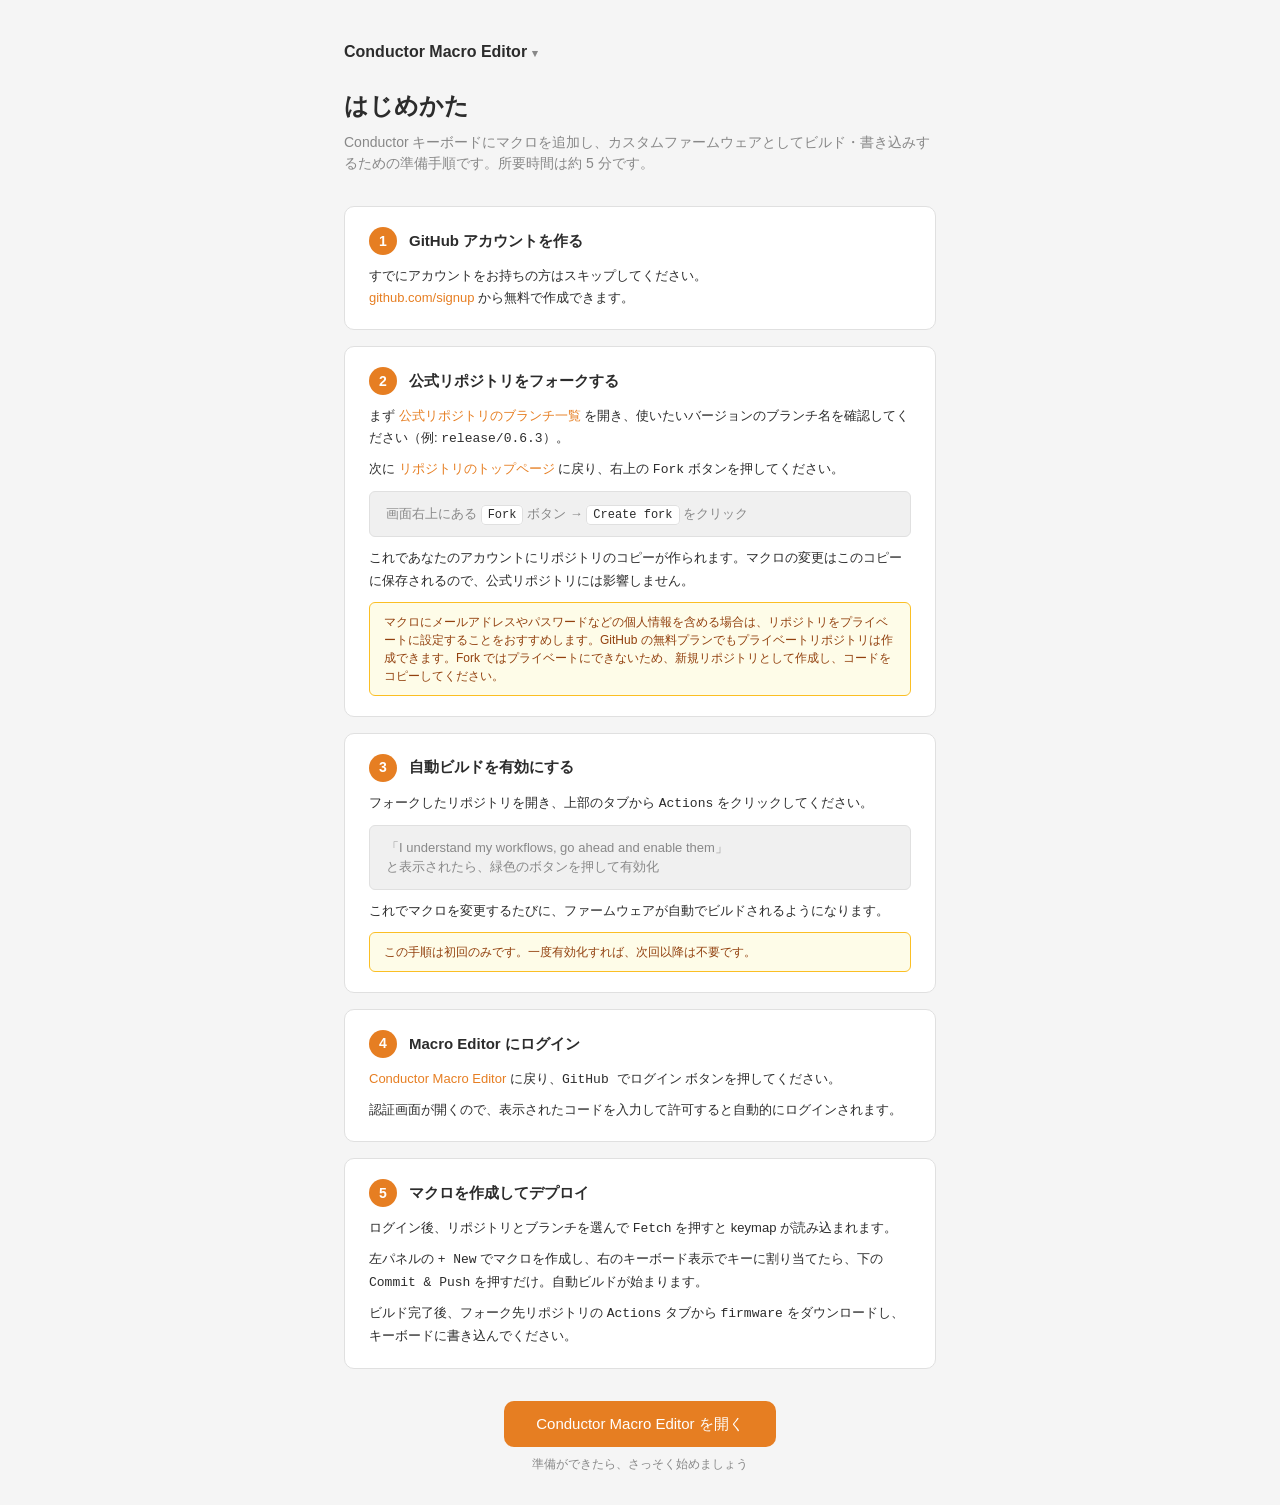
<file: guide.html>
<!DOCTYPE html>
<html lang="ja">
<head>
  <meta charset="UTF-8">
  <meta name="viewport" content="width=device-width, initial-scale=1.0">
  <title>はじめかた — Conductor Macro Editor</title>
  <link rel="stylesheet" href="css/style.css">
  <style>
    body { background: var(--bg); }

    .guide {
      max-width: 640px;
      margin: 0 auto;
      padding: 40px 24px;
    }

    .guide-back {
      display: inline-block;
      color: var(--accent);
      text-decoration: none;
      font-size: 13px;
      margin-bottom: 24px;
    }

    .guide-back:hover { text-decoration: underline; }

    .guide h1 {
      font-size: 24px;
      font-weight: 700;
      color: var(--text);
      margin-bottom: 8px;
    }

    .guide > p {
      color: var(--text-dim);
      font-size: 14px;
      margin-bottom: 32px;
    }

    .step {
      background: var(--bg-panel);
      border: 1px solid var(--border);
      border-radius: var(--radius);
      padding: 20px 24px;
      margin-bottom: 16px;
    }

    .step-header {
      display: flex;
      align-items: center;
      gap: 12px;
      margin-bottom: 10px;
    }

    .step-num {
      width: 28px;
      height: 28px;
      display: flex;
      align-items: center;
      justify-content: center;
      background: var(--accent);
      color: #fff;
      border-radius: 50%;
      font-size: 14px;
      font-weight: 700;
      flex-shrink: 0;
    }

    .step-header h3 {
      font-size: 15px;
      font-weight: 600;
      color: var(--text);
    }

    .step p {
      font-size: 13px;
      color: var(--text);
      line-height: 1.7;
      margin-bottom: 8px;
    }

    .step p:last-child { margin-bottom: 0; }

    .step a {
      color: var(--accent);
      text-decoration: none;
    }

    .step a:hover { text-decoration: underline; }

    .step-img {
      background: var(--bg-input);
      border: 1px solid var(--border);
      border-radius: 6px;
      padding: 12px 16px;
      margin: 10px 0;
      font-size: 13px;
      color: var(--text-dim);
    }

    .step-img code {
      background: var(--bg-panel);
      border: 1px solid var(--border);
      border-radius: 4px;
      padding: 2px 6px;
      font-size: 12px;
      color: var(--text);
    }

    .guide-done {
      text-align: center;
      margin-top: 32px;
    }

    .guide-done a {
      display: inline-block;
      background: var(--accent);
      color: #fff;
      padding: 12px 32px;
      border-radius: var(--radius);
      text-decoration: none;
      font-size: 15px;
      font-weight: 500;
    }

    .guide-done a:hover { opacity: 0.9; }

    .guide-done p {
      font-size: 12px;
      color: var(--text-dim);
      margin-top: 8px;
    }

    .tip {
      background: #fefce8;
      border: 1px solid #fbbf24;
      border-radius: 6px;
      padding: 10px 14px;
      font-size: 12px;
      color: #92400e;
      margin-top: 10px;
    }
  </style>
</head>
<body>
  <div class="guide">
    <div class="title-menu" style="margin-bottom: 24px;">
      <h1 id="title-toggle" style="font-size: 16px; cursor: pointer;">Conductor Macro Editor <span class="title-arrow" style="font-size: 11px; color: #888;">&#9662;</span></h1>
      <div class="title-dropdown" id="title-dropdown" style="display:none; position:absolute; margin-top:6px; background:#fff; border:1px solid #e0e0e0; border-radius:10px; box-shadow:0 4px 16px rgba(0,0,0,0.1); min-width:180px; z-index:50; overflow:hidden;">
        <a href="index.html" style="display:block; padding:10px 16px; color:#2c2c2c; text-decoration:none; font-size:13px;">Home</a>
        <a href="guide.html" style="display:block; padding:10px 16px; color:#2c2c2c; text-decoration:none; font-size:13px;">Setup Guide</a>
      </div>
    </div>
    <script>
      document.getElementById('title-toggle').onclick = (e) => {
        e.stopPropagation();
        var dd = document.getElementById('title-dropdown');
        dd.style.display = dd.style.display === 'block' ? 'none' : 'block';
      };
      document.addEventListener('click', () => {
        document.getElementById('title-dropdown').style.display = 'none';
      });
    </script>

    <h1>はじめかた</h1>
    <p>Conductor キーボードにマクロを追加し、カスタムファームウェアとしてビルド・書き込みするための準備手順です。所要時間は約 5 分です。</p>

    <div class="step">
      <div class="step-header">
        <span class="step-num">1</span>
        <h3>GitHub アカウントを作る</h3>
      </div>
      <p>
        すでにアカウントをお持ちの方はスキップしてください。<br>
        <a href="https://github.com/signup" target="_blank">github.com/signup</a> から無料で作成できます。
      </p>
    </div>

    <div class="step">
      <div class="step-header">
        <span class="step-num">2</span>
        <h3>公式リポジトリをフォークする</h3>
      </div>
      <p>
        まず <a href="https://github.com/pite1222/conductor/branches" target="_blank">公式リポジトリのブランチ一覧</a> を開き、使いたいバージョンのブランチ名を確認してください（例: <code>release/0.6.3</code>）。
      </p>
      <p>
        次に <a href="https://github.com/pite1222/conductor" target="_blank">リポジトリのトップページ</a> に戻り、右上の <code>Fork</code> ボタンを押してください。
      </p>
      <div class="step-img">
        画面右上にある <code>Fork</code> ボタン → <code>Create fork</code> をクリック
      </div>
      <p>
        これであなたのアカウントにリポジトリのコピーが作られます。マクロの変更はこのコピーに保存されるので、公式リポジトリには影響しません。
      </p>
      <div class="tip">
        マクロにメールアドレスやパスワードなどの個人情報を含める場合は、リポジトリをプライベートに設定することをおすすめします。GitHub の無料プランでもプライベートリポジトリは作成できます。Fork ではプライベートにできないため、新規リポジトリとして作成し、コードをコピーしてください。
      </div>
    </div>

    <div class="step">
      <div class="step-header">
        <span class="step-num">3</span>
        <h3>自動ビルドを有効にする</h3>
      </div>
      <p>
        フォークしたリポジトリを開き、上部のタブから <code>Actions</code> をクリックしてください。
      </p>
      <div class="step-img">
        「I understand my workflows, go ahead and enable them」<br>と表示されたら、緑色のボタンを押して有効化
      </div>
      <p>
        これでマクロを変更するたびに、ファームウェアが自動でビルドされるようになります。
      </p>
      <div class="tip">
        この手順は初回のみです。一度有効化すれば、次回以降は不要です。
      </div>
    </div>

    <div class="step">
      <div class="step-header">
        <span class="step-num">4</span>
        <h3>Macro Editor にログイン</h3>
      </div>
      <p>
        <a href="index.html">Conductor Macro Editor</a> に戻り、<code>GitHub でログイン</code> ボタンを押してください。
      </p>
      <p>
        認証画面が開くので、表示されたコードを入力して許可すると自動的にログインされます。
      </p>
    </div>

    <div class="step">
      <div class="step-header">
        <span class="step-num">5</span>
        <h3>マクロを作成してデプロイ</h3>
      </div>
      <p>
        ログイン後、リポジトリとブランチを選んで <code>Fetch</code> を押すと keymap が読み込まれます。
      </p>
      <p>
        左パネルの <code>+ New</code> でマクロを作成し、右のキーボード表示でキーに割り当てたら、下の <code>Commit &amp; Push</code> を押すだけ。自動ビルドが始まります。
      </p>
      <p>
        ビルド完了後、フォーク先リポジトリの <code>Actions</code> タブから <code>firmware</code> をダウンロードし、キーボードに書き込んでください。
      </p>
    </div>

    <div class="guide-done">
      <a href="index.html">Conductor Macro Editor を開く</a>
      <p>準備ができたら、さっそく始めましょう</p>
    </div>
  </div>
</body>
</html>
</file>
<file: css/style.css>
:root {
  --bg: #f5f5f5;
  --bg-panel: #ffffff;
  --bg-input: #f0f0f0;
  --bg-hover: #e5e5e5;
  --border: #e0e0e0;
  --text: #2c2c2c;
  --text-dim: #888888;
  --accent: #e67e22;
  --accent-hover: #d35400;
  --green: #5cb85c;
  --red: #d9534f;
  --orange: #f0ad4e;
  --purple: #9b59b6;
  --radius: 10px;
}

* { box-sizing: border-box; margin: 0; padding: 0; }

body {
  font-family: -apple-system, BlinkMacSystemFont, 'Segoe UI', sans-serif;
  background: var(--bg);
  color: var(--text);
  font-size: 14px;
  line-height: 1.5;
}

/* Header */
.header {
  display: flex;
  align-items: center;
  gap: 12px;
  padding: 12px 20px;
  background: var(--bg-panel);
  border-bottom: 1px solid var(--border);
  flex-wrap: wrap;
  box-shadow: 0 1px 3px rgba(0,0,0,0.04);
}

.title-menu {
  position: relative;
}

.title-menu h1 {
  font-size: 16px;
  font-weight: 600;
  white-space: nowrap;
  color: var(--text);
  cursor: pointer;
  user-select: none;
}

.title-menu h1:hover {
  opacity: 0.7;
}

.title-arrow {
  font-size: 11px;
  color: var(--text-dim);
}

.title-dropdown {
  display: none;
  position: absolute;
  top: 100%;
  left: 0;
  margin-top: 6px;
  background: var(--bg-panel);
  border: 1px solid var(--border);
  border-radius: var(--radius);
  box-shadow: 0 4px 16px rgba(0,0,0,0.1);
  min-width: 180px;
  z-index: 50;
  overflow: hidden;
}

.title-dropdown.open {
  display: block;
}

.title-dropdown a {
  display: block;
  padding: 10px 16px;
  color: var(--text);
  text-decoration: none;
  font-size: 13px;
}

.title-dropdown a:hover {
  background: var(--bg-hover);
}

.header input, .header select {
  background: var(--bg-input);
  border: 1px solid var(--border);
  color: var(--text);
  padding: 6px 10px;
  border-radius: var(--radius);
  font-size: 13px;
}

.header input:focus, .header select:focus {
  outline: none;
  border-color: var(--accent);
}

#token-input { width: 180px; }
#repo-select { width: 260px; }
#branch-select { width: 240px; }

#layer-select {
  background: var(--bg-panel);
  border: 1px solid var(--border);
  color: var(--text);
  padding: 6px 12px;
  border-radius: var(--radius);
  font-size: 13px;
  min-width: 180px;
}

#layer-select:focus {
  outline: none;
  border-color: var(--accent);
}

/* Buttons */
button {
  background: var(--bg-input);
  border: 1px solid var(--border);
  color: var(--text);
  padding: 6px 12px;
  border-radius: var(--radius);
  cursor: pointer;
  font-size: 13px;
}

button:hover { background: var(--bg-hover); }
button:disabled { opacity: 0.5; cursor: not-allowed; }

.btn-add, .btn-add-step {
  background: var(--accent);
  border-color: var(--accent);
  color: #fff;
}

.btn-add:hover, .btn-add-step:hover {
  opacity: 0.9;
}

.btn-delete {
  background: var(--red);
  border-color: var(--red);
  color: #fff;
}

.btn-delete:hover { opacity: 0.9; }

.btn-primary {
  background: var(--accent);
  border-color: var(--accent);
  color: #fff;
}

.btn-primary:hover { opacity: 0.9; }

/* Status */
.status {
  padding: 4px 8px;
  font-size: 12px;
  border-radius: var(--radius);
  min-height: 24px;
}

.status-success { color: var(--green); }
.status-error { color: var(--red); }
.status-info { color: var(--accent); }

.status a {
  color: inherit;
  text-decoration: underline;
  font-weight: 500;
}

.status a:hover { opacity: 0.8; }

.version {
  font-size: 10px;
  color: var(--text-dim);
  opacity: 0.5;
  margin-left: auto;
}

/* Cover Page */
.cover {
  display: flex;
  align-items: center;
  justify-content: center;
  height: calc(100vh - 53px);
  background: linear-gradient(135deg, #f8f9fa 0%, #e9ecef 100%);
}

.cover-content {
  text-align: center;
  max-width: 480px;
  padding: 40px;
}

.cover-icon {
  margin-bottom: 20px;
}

.cover-content h2 {
  font-size: 28px;
  font-weight: 700;
  color: var(--text);
  margin-bottom: 8px;
}

.cover-desc {
  font-size: 15px;
  color: var(--text-dim);
  line-height: 1.6;
  margin-bottom: 32px;
}

.cover-features {
  text-align: left;
  margin-bottom: 32px;
}

.cover-feature {
  display: flex;
  align-items: flex-start;
  gap: 12px;
  padding: 10px 0;
  border-bottom: 1px solid var(--border);
}

.cover-feature:last-child {
  border-bottom: none;
}

.feature-icon {
  width: 28px;
  height: 28px;
  display: flex;
  align-items: center;
  justify-content: center;
  background: #fef5ec;
  color: var(--accent);
  border-radius: 6px;
  font-size: 16px;
  font-weight: 700;
  flex-shrink: 0;
}

.cover-feature strong {
  display: block;
  font-size: 13px;
  color: var(--text);
  margin-bottom: 2px;
}

.cover-feature span {
  font-size: 12px;
  color: var(--text-dim);
}

.cover-prereq {
  text-align: left;
  background: #f8f9fa;
  border: 1px solid var(--border);
  border-radius: var(--radius);
  padding: 14px 18px;
  margin-bottom: 24px;
}

.cover-prereq h4 {
  font-size: 12px;
  color: var(--text-dim);
  text-transform: uppercase;
  letter-spacing: 0.5px;
  margin-bottom: 8px;
}

.cover-prereq ul {
  list-style: none;
  padding: 0;
}

.cover-prereq li {
  font-size: 13px;
  color: var(--text);
  padding: 3px 0;
  padding-left: 18px;
  position: relative;
}

.cover-prereq li::before {
  content: '\2713';
  position: absolute;
  left: 0;
  color: var(--green);
  font-weight: 700;
}

.cover-prereq a {
  color: var(--accent);
  text-decoration: none;
}

.cover-prereq a:hover {
  text-decoration: underline;
}

.cover-login {
  padding: 12px 32px;
  font-size: 15px;
  width: 100%;
  margin-bottom: 12px;
}

.cover-note {
  font-size: 11px;
  color: var(--text-dim);
}

.cover-guide-link {
  margin-top: 16px;
}

.cover-guide-link a {
  font-size: 13px;
  color: var(--accent);
  text-decoration: none;
}

.cover-guide-link a:hover {
  text-decoration: underline;
}

/* Main Layout */
.main {
  display: grid;
  grid-template-columns: minmax(220px, auto) 1fr minmax(340px, auto);
  grid-template-rows: 1fr auto;
  height: calc(100vh - 53px);
}

/* Resizable panels */
.panel-resizable {
  resize: horizontal;
  overflow: auto;
  min-width: 220px;
  max-width: 50vw;
}

#layer-view {
  direction: rtl;
}

#layer-view > * {
  direction: ltr;
}

/* Panels */
.panel {
  border-right: 1px solid var(--border);
  overflow-y: auto;
  padding: 12px;
}

.panel:last-child { border-right: none; }

.panel-header {
  display: flex;
  justify-content: space-between;
  align-items: center;
  margin-bottom: 12px;
}

.panel-header h2 {
  font-size: 14px;
  font-weight: 600;
}

/* Macro List */
.macro-item {
  padding: 8px 10px;
  border-radius: var(--radius);
  cursor: pointer;
  display: flex;
  justify-content: space-between;
  align-items: center;
  margin-bottom: 2px;
}

.macro-item:hover { background: var(--bg-hover); }

.macro-item.selected {
  background: #fef5ec;
  border: 1px solid var(--accent);
}

.macro-name {
  font-family: 'SF Mono', 'Menlo', monospace;
  font-size: 13px;
  color: var(--accent);
}

.macro-steps {
  font-size: 11px;
  color: var(--text-dim);
}

/* Cache Controls */
.cache-controls {
  margin-top: 12px;
  padding-top: 12px;
  border-top: 1px solid var(--border);
  display: flex;
  gap: 6px;
  flex-wrap: wrap;
  align-items: center;
}

.btn-cache {
  font-size: 11px;
  padding: 4px 8px;
  background: var(--bg-input);
  border: 1px solid var(--border);
  color: var(--text);
  border-radius: var(--radius);
  cursor: pointer;
}

.btn-cache:hover { background: var(--bg-hover); }
.btn-cache:disabled { opacity: 0.4; cursor: not-allowed; }

.cache-info {
  font-size: 10px;
  color: var(--text-dim);
}

/* Macro Detail */
.macro-props {
  display: flex;
  flex-direction: column;
  gap: 8px;
  margin-bottom: 16px;
}

.macro-props label {
  display: flex;
  align-items: center;
  gap: 8px;
  font-size: 13px;
  color: var(--text-dim);
}

.macro-props input {
  background: var(--bg-input);
  border: 1px solid var(--border);
  color: var(--text);
  padding: 4px 8px;
  border-radius: var(--radius);
  font-size: 13px;
  width: 120px;
}

.macro-props input:focus {
  outline: none;
  border-color: var(--accent);
}

.macro-assignments {
  margin-bottom: 12px;
}

.macro-assignments h3 {
  font-size: 12px;
  color: var(--text-dim);
  margin-bottom: 4px;
}

.assignment-badge {
  display: inline-block;
  background: var(--bg-input);
  border: 1px solid var(--border);
  border-radius: var(--radius);
  padding: 2px 8px;
  font-size: 11px;
  margin: 2px 4px 2px 0;
  color: var(--purple);
}

/* Steps */
.binding-steps h3 {
  font-size: 12px;
  color: var(--text-dim);
  margin-bottom: 8px;
}

.step-row {
  display: flex;
  align-items: center;
  gap: 6px;
  padding: 6px 8px;
  background: var(--bg-input);
  border-radius: var(--radius);
  margin-bottom: 4px;
}

.step-num {
  font-size: 11px;
  color: var(--text-dim);
  width: 20px;
  text-align: center;
}

.step-action {
  background: var(--bg);
  border: 1px solid var(--border);
  color: var(--text);
  padding: 3px 6px;
  border-radius: var(--radius);
  font-size: 12px;
}

.step-param {
  flex: 1;
  font-size: 12px;
}

.step-param input {
  background: var(--bg);
  border: 1px solid var(--border);
  color: var(--text);
  padding: 3px 6px;
  border-radius: var(--radius);
  font-size: 12px;
  width: 80px;
}

.btn-key {
  font-family: 'SF Mono', 'Menlo', monospace;
  font-size: 12px;
  color: var(--accent);
  background: var(--bg);
  padding: 3px 8px;
}

.step-controls {
  display: flex;
  gap: 2px;
}

.step-controls button {
  padding: 2px 6px;
  font-size: 10px;
  border: none;
  background: transparent;
  color: var(--text-dim);
}

.step-controls button:hover { color: var(--text); }
.step-remove:hover { color: var(--red) !important; }

.btn-add-step {
  margin-top: 8px;
  width: 100%;
}

/* Layer Grid */
.keyboard-grid {
  margin-top: 8px;
}

.keyboard-split {
  display: flex;
  align-items: center;
  justify-content: center;
  gap: 12px;
}

.keyboard-half {
  background: #e8e8e8;
  border-radius: 14px;
  padding: 10px;
  position: relative;
}

.keyboard-left .grid-row:not(:last-child) {
  margin-right: 58px;
}

.keyboard-right .grid-row:not(.grid-row-trackball) {
  margin-left: 58px;
}

.half-label {
  position: absolute;
  top: 4px;
  left: 10px;
  font-size: 10px;
  color: var(--text-dim);
  font-weight: 500;
}

.trackball-indicator {
  width: 42px;
  height: 42px;
  border-radius: 50%;
  border: 2px solid #d0d0d0;
  background: radial-gradient(circle at 35% 35%, #f5f5f5, #c0c0c0);
  flex-shrink: 0;
}

.trackball-cell {
  width: 112px;
  height: 42px;
  display: flex;
  align-items: center;
  justify-content: center;
  flex-shrink: 0;
}

.grid-row-trackball {
  align-items: center;
}

.grid-row {
  display: flex;
  gap: 4px;
  margin-bottom: 4px;
}

.grid-row:last-child {
  margin-bottom: 0;
}


.grid-key {
  width: 54px;
  height: 42px;
  display: flex;
  align-items: center;
  justify-content: center;
  border-radius: 8px;
  font-size: 9px;
  font-family: -apple-system, BlinkMacSystemFont, 'Segoe UI', sans-serif;
  cursor: pointer;
  text-align: center;
  overflow: hidden;
  line-height: 1.2;
  word-break: break-all;
  transition: border-color 0.15s, box-shadow 0.15s;
}

.key-normal {
  background: #ffffff;
  border: 1px solid var(--border);
  box-shadow: 0 1px 2px rgba(0,0,0,0.06);
}

.key-macro {
  background: #fef5ec;
  border: 2px solid var(--accent);
  color: var(--accent);
  font-weight: 500;
}

.key-none {
  background: var(--bg-input);
  border: 1px solid #e0e0e0;
  color: var(--text-dim);
}

.key-selected {
  border-color: var(--green) !important;
  box-shadow: 0 0 0 2px rgba(22, 163, 74, 0.3);
}

.key-hold {
  display: block;
  font-size: 7px;
  color: var(--text-dim);
  margin-bottom: 1px;
}

.grid-key:hover {
  border-color: var(--accent);
}

.layer-legend {
  display: flex;
  gap: 16px;
  margin-top: 12px;
  justify-content: center;
}

.layer-legend span {
  font-size: 11px;
  color: var(--text-dim);
}

.legend-macro::before {
  content: '';
  display: inline-block;
  width: 10px;
  height: 10px;
  background: #fef5ec;
  border: 1px solid var(--accent);
  border-radius: 2px;
  margin-right: 4px;
  vertical-align: middle;
}

.legend-normal::before {
  content: '';
  display: inline-block;
  width: 10px;
  height: 10px;
  background: var(--bg-input);
  border: 1px solid var(--border);
  border-radius: 2px;
  margin-right: 4px;
  vertical-align: middle;
}

.legend-none::before {
  content: '';
  display: inline-block;
  width: 10px;
  height: 10px;
  background: var(--bg-input);
  border: 1px solid #e0e0e0;
  border-radius: 2px;
  margin-right: 4px;
  vertical-align: middle;
}

/* Bottom Bar */
.bottom-bar {
  grid-column: 1 / -1;
  border-top: 1px solid var(--border);
  background: var(--bg-panel);
  padding: 12px 16px;
}

.bottom-bar h3 {
  font-size: 12px;
  color: var(--text-dim);
  margin-bottom: 8px;
}

#diff-preview {
  max-height: 150px;
  overflow-y: auto;
  font-family: 'SF Mono', 'Menlo', monospace;
  font-size: 12px;
  margin-bottom: 8px;
  background: var(--bg-input);
  border: 1px solid var(--border);
  border-radius: var(--radius);
  padding: 8px;
}

.diff-add {
  color: var(--green);
}

.diff-add::before { content: '+ '; }

.diff-remove {
  color: var(--red);
}

.diff-remove::before { content: '- '; }

.diff-empty {
  color: var(--text-dim);
  text-align: center;
  padding: 8px;
}

.commit-row {
  display: flex;
  gap: 8px;
  align-items: center;
}

.commit-row input {
  flex: 1;
  background: var(--bg-input);
  border: 1px solid var(--border);
  color: var(--text);
  padding: 6px 10px;
  border-radius: var(--radius);
  font-size: 13px;
}

.commit-row input:focus {
  outline: none;
  border-color: var(--accent);
}

.commit-status {
  font-size: 12px;
  white-space: nowrap;
}

.commit-status a {
  color: var(--green);
  text-decoration: underline;
  font-weight: 500;
}

.commit-status a:hover { opacity: 0.8; }

.empty-msg {
  color: var(--text-dim);
  text-align: center;
  padding: 24px;
  font-size: 13px;
}

/* Auth */
#user-area {
  display: flex;
  align-items: center;
  gap: 6px;
}

.user-avatar {
  width: 22px;
  height: 22px;
  border-radius: 50%;
  border: 1px solid var(--border);
}

.user-name {
  font-size: 13px;
  color: var(--green);
  font-weight: 500;
}

.btn-link {
  background: transparent;
  border: none;
  color: var(--text-dim);
  font-size: 11px;
  text-decoration: underline;
  cursor: pointer;
  padding: 2px 4px;
}

.btn-link:hover { color: var(--text); background: transparent; }

/* Device Flow Modal */
.device-flow-content, .pat-content {
  background: var(--bg-panel);
  border: 1px solid var(--border);
  border-radius: 12px;
  padding: 32px;
  text-align: center;
  position: relative;
  max-width: 400px;
  box-shadow: 0 8px 32px rgba(0,0,0,0.12);
}

.device-code-row {
  display: flex;
  align-items: center;
  justify-content: center;
  gap: 8px;
  margin: 16px 0;
}

.device-code {
  font-family: 'SF Mono', 'Menlo', monospace;
  font-size: 32px;
  font-weight: 700;
  letter-spacing: 4px;
  color: var(--accent);
  background: var(--bg);
  border: 2px solid var(--accent);
  border-radius: 8px;
  padding: 16px 24px;
  user-select: all;
}

.btn-copy {
  background: var(--bg-input);
  border: 1px solid var(--border);
  color: var(--text);
  padding: 8px 12px;
  border-radius: var(--radius);
  cursor: pointer;
  font-size: 13px;
}

.btn-copy.copied {
  color: var(--green);
  border-color: var(--green);
}

.device-link {
  display: inline-block;
  padding: 10px 24px;
  font-size: 14px;
  text-decoration: none;
  margin: 8px 0;
}

.device-waiting {
  color: var(--text-dim);
  font-size: 13px;
  margin-top: 12px;
}

@keyframes pulse {
  0%, 100% { opacity: 1; }
  50% { opacity: 0.4; }
}

.device-waiting.polling {
  animation: pulse 1.5s ease-in-out infinite;
}

.pat-content input {
  width: 100%;
  background: var(--bg-input);
  border: 1px solid var(--border);
  color: var(--text);
  padding: 10px 12px;
  border-radius: var(--radius);
  font-size: 14px;
  margin: 12px 0;
}

.pat-content input:focus {
  outline: none;
  border-color: var(--accent);
}

.pat-content button {
  width: 100%;
}

.device-flow-content .btn-close,
.pat-content .btn-close {
  position: absolute;
  top: 12px;
  right: 12px;
}

/* Key Picker Modal */
.modal {
  display: none;
  position: fixed;
  inset: 0;
  background: rgba(0,0,0,0.3);
  z-index: 100;
  align-items: center;
  justify-content: center;
}

.modal.active {
  display: flex;
}

.picker-content {
  background: var(--bg-panel);
  border: 1px solid var(--border);
  border-radius: 12px;
  width: 520px;
  max-height: 70vh;
  overflow-y: auto;
  padding: 16px;
  box-shadow: 0 8px 32px rgba(0,0,0,0.12);
}

.picker-header {
  display: flex;
  justify-content: space-between;
  align-items: center;
  margin-bottom: 12px;
}

.picker-header h3 { font-size: 16px; }

.btn-close {
  background: transparent;
  border: none;
  color: var(--text-dim);
  font-size: 20px;
  cursor: pointer;
}

.btn-close:hover { color: var(--text); }

.picker-search {
  margin-bottom: 12px;
}

.picker-search input {
  width: 100%;
  background: var(--bg-input);
  border: 1px solid var(--border);
  color: var(--text);
  padding: 8px 12px;
  border-radius: var(--radius);
  font-size: 14px;
}

.picker-search input:focus {
  outline: none;
  border-color: var(--accent);
}

.key-category {
  margin-bottom: 12px;
}

.key-category h4 {
  font-size: 11px;
  color: var(--text-dim);
  text-transform: uppercase;
  margin-bottom: 6px;
}

.key-grid {
  display: flex;
  flex-wrap: wrap;
  gap: 4px;
}

.key-btn {
  font-family: 'SF Mono', 'Menlo', monospace;
  font-size: 11px;
  padding: 4px 8px;
  min-width: 44px;
}

.key-btn:hover {
  border-color: var(--accent);
  color: var(--accent);
}

/* Responsive */
@media (max-width: 900px) {
  .main {
    grid-template-columns: 1fr;
    grid-template-rows: auto;
  }
  .panel { border-right: none; border-bottom: 1px solid var(--border); }
}
</file>
